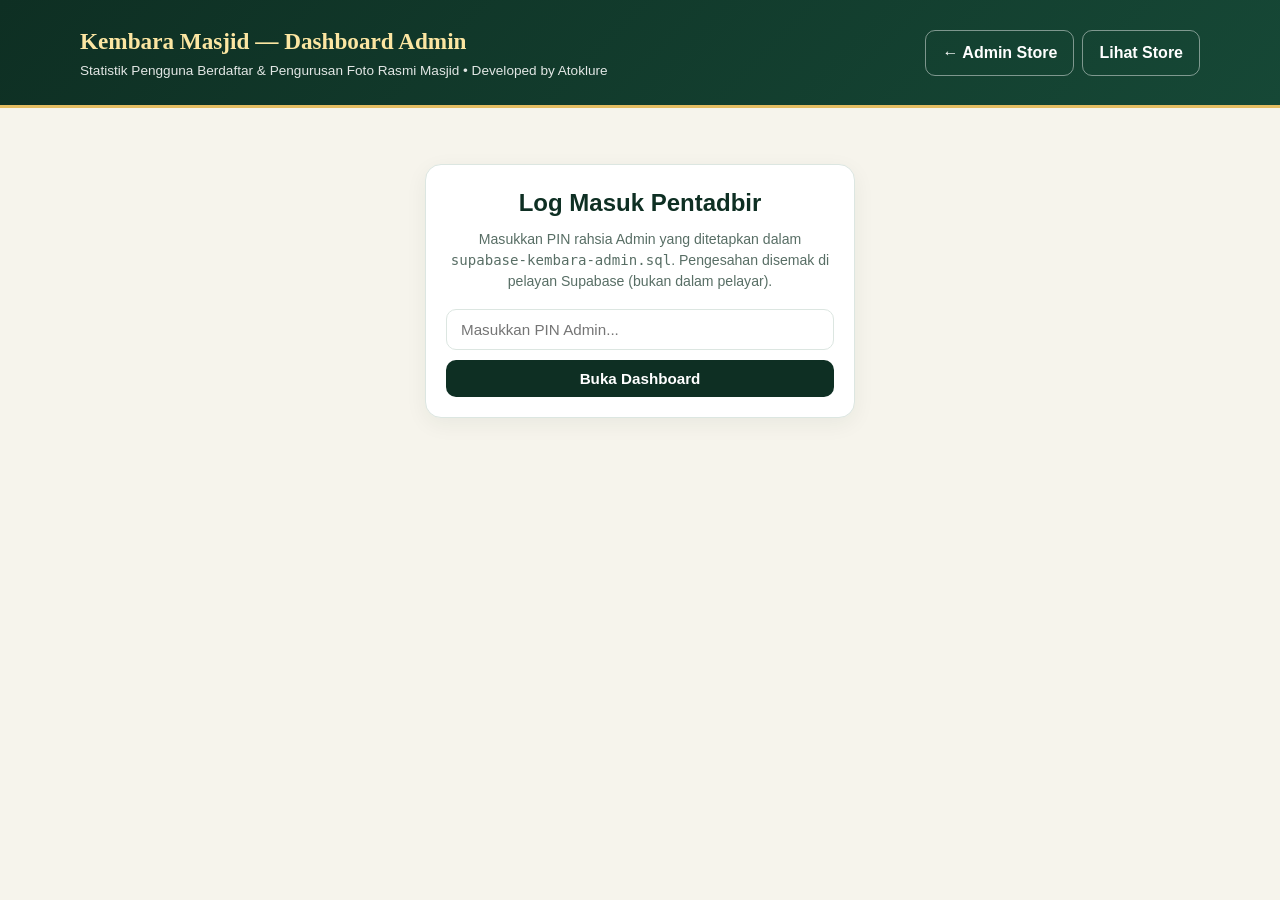
<file: admin-kembara-masjid.html>
<!DOCTYPE html>
<html lang="ms">
<head>
  <meta charset="UTF-8" />
  <meta name="viewport" content="width=device-width, initial-scale=1.0" />
  <title>Dashboard Admin — Kembara Masjid</title>
  <style>
    :root {
      --emerald-deep: #0E2F23;
      --emerald-mid: #164836;
      --emerald-soft: #E9F4EF;
      --gold: #E4BD62;
      --ivory: #F6F4EC;
      --card: #FFFFFF;
      --text: #12241D;
      --muted: #586E65;
      --border: #DCE6E1;
      --danger: #B9382C;
    }
    * { box-sizing: border-box; }
    body {
      margin: 0;
      font-family: -apple-system, BlinkMacSystemFont, "Segoe UI", Roboto, sans-serif;
      background: var(--ivory);
      color: var(--text);
      line-height: 1.5;
    }
    header {
      background: linear-gradient(135deg, var(--emerald-deep), var(--emerald-mid));
      color: #fff;
      padding: 24px 20px;
      border-bottom: 3px solid var(--gold);
    }
    .header-inner {
      max-width: 1120px;
      margin: 0 auto;
      display: flex;
      flex-wrap: wrap;
      align-items: center;
      justify-content: space-between;
      gap: 12px;
    }
    .brand h1 {
      margin: 0;
      font-size: 1.45rem;
      color: #FCE6A2;
      font-family: Georgia, serif;
    }
    .brand p {
      margin: 2px 0 0;
      font-size: 0.85rem;
      opacity: 0.88;
    }
    .container {
      max-width: 1120px;
      margin: 24px auto 48px;
      padding: 0 16px;
    }
    .card {
      background: var(--card);
      border: 1px solid var(--border);
      border-radius: 16px;
      padding: 20px;
      box-shadow: 0 6px 22px rgba(14, 47, 35, 0.06);
      margin-bottom: 18px;
    }
    .login-box {
      max-width: 430px;
      margin: 56px auto;
      text-align: center;
    }
    .login-box h2 {
      margin: 0 0 8px;
      color: var(--emerald-deep);
    }
    input, button {
      font-family: inherit;
      font-size: 0.95rem;
    }
    .input {
      width: 100%;
      padding: 11px 14px;
      border: 1px solid var(--border);
      border-radius: 10px;
      background: #fff;
      color: var(--text);
    }
    .btn {
      display: inline-flex;
      align-items: center;
      justify-content: center;
      gap: 6px;
      padding: 10px 16px;
      border-radius: 10px;
      border: none;
      cursor: pointer;
      font-weight: 600;
      background: var(--emerald-deep);
      color: #fff;
    }
    .btn:hover { background: var(--emerald-mid); }
    .btn-outline {
      background: transparent;
      border: 1px solid rgba(255,255,255,0.45);
      color: #fff;
    }
    .btn-outline-dark {
      background: #fff;
      border: 1px solid var(--border);
      color: var(--text);
    }
    .btn-danger {
      background: var(--danger);
      color: #fff;
      padding: 6px 10px;
      font-size: 0.8rem;
    }
    .kpi-grid {
      display: grid;
      grid-template-columns: repeat(auto-fit, minmax(185px, 1fr));
      gap: 12px;
      margin-bottom: 18px;
    }
    .kpi {
      background: var(--card);
      border: 1px solid var(--border);
      border-radius: 14px;
      padding: 16px;
    }
    .kpi-label {
      font-size: 0.8rem;
      color: var(--muted);
      font-weight: 600;
      text-transform: uppercase;
      letter-spacing: 0.04em;
    }
    .kpi-val {
      font-size: 1.85rem;
      font-weight: 800;
      color: var(--emerald-deep);
      margin-top: 4px;
    }
    .tabs {
      display: flex;
      gap: 8px;
      margin-bottom: 14px;
      flex-wrap: wrap;
    }
    .tab-btn {
      padding: 9px 16px;
      border-radius: 999px;
      border: 1px solid var(--border);
      background: #fff;
      color: var(--muted);
      font-weight: 600;
      cursor: pointer;
    }
    .tab-btn.active {
      background: var(--emerald-deep);
      color: #FCE6A2;
      border-color: var(--emerald-deep);
    }
    .toolbar {
      display: flex;
      flex-wrap: wrap;
      gap: 10px;
      align-items: center;
      justify-content: space-between;
      margin-bottom: 12px;
    }
    .table-wrap {
      overflow-x: auto;
    }
    table {
      width: 100%;
      border-collapse: collapse;
      font-size: 0.88rem;
    }
    th, td {
      text-align: left;
      padding: 10px 12px;
      border-bottom: 1px solid var(--border);
      white-space: nowrap;
    }
    th {
      background: var(--emerald-soft);
      color: var(--emerald-deep);
      font-weight: 700;
    }
    .badge {
      display: inline-block;
      padding: 2px 9px;
      border-radius: 999px;
      font-size: 0.76rem;
      font-weight: 700;
    }
    .badge-active { background: #DCF5E7; color: #12623A; }
    .badge-idle { background: #EEF2F0; color: #566B62; }
    .form-grid {
      display: grid;
      grid-template-columns: repeat(auto-fit, minmax(210px, 1fr));
      gap: 10px;
      margin-bottom: 12px;
    }
    .error-msg {
      color: var(--danger);
      font-size: 0.88rem;
      margin-top: 10px;
      font-weight: 600;
    }
    .hidden { display: none !important; }
    .thumb {
      width: 72px;
      height: 50px;
      object-fit: cover;
      border-radius: 8px;
      border: 1px solid var(--border);
      background: var(--emerald-soft);
    }
  </style>
</head>
<body>
  <header>
    <div class="header-inner">
      <div class="brand">
        <h1>Kembara Masjid — Dashboard Admin</h1>
        <p>Statistik Pengguna Berdaftar &amp; Pengurusan Foto Rasmi Masjid • Developed by Atoklure</p>
      </div>
      <div style="display:flex;gap:8px;align-items:center;flex-wrap:wrap;">
        <a href="admin.html" class="btn btn-outline" style="text-decoration:none;">← Admin Store</a>
        <a href="index.html" class="btn btn-outline" style="text-decoration:none;">Lihat Store</a>
        <div id="headerActions" class="hidden" style="display:flex;gap:8px;">
          <button id="refreshBtn" class="btn btn-outline">Muat Semula</button>
          <button id="logoutBtn" class="btn btn-outline">Keluar</button>
        </div>
      </div>
    </div>
  </header>

  <main class="container">
    <!-- PIN Login Gate -->
    <section id="loginSection" class="card login-box">
      <h2>Log Masuk Pentadbir</h2>
      <p style="color:var(--muted);font-size:0.88rem;margin-top:0;">
        Masukkan PIN rahsia Admin yang ditetapkan dalam <code>supabase-kembara-admin.sql</code>.
        Pengesahan disemak di pelayan Supabase (bukan dalam pelayar).
      </p>
      <form id="loginForm" style="display:flex;flex-direction:column;gap:10px;margin-top:16px;">
        <input id="pinInput" type="password" class="input" placeholder="Masukkan PIN Admin..." required autocomplete="current-password" />
        <button type="submit" class="btn" id="loginBtn">Buka Dashboard</button>
      </form>
      <div id="loginError" class="error-msg hidden"></div>
    </section>

    <!-- Authenticated Dashboard -->
    <section id="dashboardSection" class="hidden">
      <div class="kpi-grid">
        <div class="kpi">
          <div class="kpi-label">Pengguna Berdaftar</div>
          <div class="kpi-val" id="kpiTotalUsers">0</div>
        </div>
        <div class="kpi">
          <div class="kpi-label">Aktif 24 Jam (DAU)</div>
          <div class="kpi-val" id="kpiActiveToday">0</div>
        </div>
        <div class="kpi">
          <div class="kpi-label">Aktif 7 Hari</div>
          <div class="kpi-val" id="kpiActive7d">0</div>
        </div>
        <div class="kpi">
          <div class="kpi-label">Aktif 30 Hari (MAU)</div>
          <div class="kpi-val" id="kpiActive30d">0</div>
        </div>
        <div class="kpi">
          <div class="kpi-label">Jumlah Check-in Unik</div>
          <div class="kpi-val" id="kpiCheckins">0</div>
        </div>
      </div>

      <div class="tabs">
        <button class="tab-btn active" data-tab="usersTab">Senarai Pengguna Berdaftar</button>
        <button class="tab-btn" data-tab="photosTab">Foto Rasmi Masjid / Surau (Web)</button>
      </div>

      <!-- Tab 1: Users Table -->
      <div id="usersTab" class="card">
        <div class="toolbar">
          <input id="userSearch" class="input" style="max-width:340px;" placeholder="Cari nama, emel atau model telefon..." />
          <button id="exportCsvBtn" class="btn btn-outline-dark">Eksport CSV</button>
        </div>
        <div class="table-wrap">
          <table>
            <thead>
              <tr>
                <th>Status</th>
                <th>Nama Paparan</th>
                <th>Emel</th>
                <th>Masjid / Surau</th>
                <th>Negeri</th>
                <th>Bil. Buka</th>
                <th>Versi &amp; Peranti</th>
                <th>Kali Terakhir Aktif</th>
                <th>Mula Daftar</th>
              </tr>
            </thead>
            <tbody id="usersTbody"></tbody>
          </table>
        </div>
      </div>

      <!-- Tab 2: Official Mosque Photos Manager -->
      <div id="photosTab" class="card hidden">
        <h3 style="margin-top:0;color:var(--emerald-deep);">Tambah Foto Rasmi Masjid / Surau</h3>
        <p style="font-size:0.86rem;color:var(--muted);margin-top:-6px;">
          Foto yang ditambah di sini akan terus dipaparkan dalam senarai <strong>Cari Masjid Berdekatan</strong> dan kad peta aplikasi Kembara Masjid.
        </p>
        <form id="photoForm">
          <div class="form-grid">
            <input id="pName" class="input" placeholder="Nama Masjid/Surau (cth: Masjid Al-Muttaqin Taman Mahsuri)" required />
            <input id="pUrl" class="input" type="url" placeholder="URL Foto HTTPS (cth: https://...jpg)" required />
            <input id="pLat" class="input" type="number" step="any" placeholder="Latitud (pilihan, cth: 6.236274)" />
            <input id="pLon" class="input" type="number" step="any" placeholder="Longitud (pilihan, cth: 100.424395)" />
          </div>
          <button type="submit" class="btn">Simpan Foto Rasmi</button>
          <span id="photoStatus" style="margin-left:10px;font-size:0.86rem;font-weight:600;"></span>
        </form>
        <hr style="border:none;border-top:1px solid var(--border);margin:18px 0;" />
        <div class="table-wrap">
          <table>
            <thead>
              <tr>
                <th>Pratonton</th>
                <th>Nama Masjid / Surau</th>
                <th>Koordinat</th>
                <th>Tindakan</th>
              </tr>
            </thead>
            <tbody id="photosTbody"></tbody>
          </table>
        </div>
      </div>
    </section>
  </main>

  <script>
    const SUPABASE_URL = "https://jdbrqyhuckmuvjxtqnxe.supabase.co";
    const SUPABASE_KEY = "sb_publishable_vJC_fF89eBE-rgqXLn7tIg_Ngq0QnI7";

    let activePin = "";
    let allUsers = [];
    let allPhotos = [];

    async function callRpc(fnName, body) {
      const resp = await fetch(`${SUPABASE_URL}/rest/v1/rpc/${fnName}`, {
        method: "POST",
        headers: {
          "Content-Type": "application/json",
          "apikey": SUPABASE_KEY,
          "Authorization": `Bearer ${SUPABASE_KEY}`
        },
        body: JSON.stringify(body)
      });
      const data = await resp.json().catch(() => ({}));
      if (!resp.ok) {
        throw new Error(data.message || `Ralat HTTP ${resp.status}`);
      }
      return data;
    }

    function fmtDate(iso) {
      if (!iso) return "-";
      const d = new Date(iso);
      if (isNaN(d.getTime())) return iso;
      return d.toLocaleString("ms-MY", {
        year: "numeric", month: "short", day: "2-digit",
        hour: "2-digit", minute: "2-digit"
      });
    }

    function isWithin24h(iso) {
      if (!iso) return false;
      return (Date.now() - new Date(iso).getTime()) <= 24 * 60 * 60 * 1000;
    }

    function escapeHtml(s) {
      return String(s ?? "").replace(/[&<>"']/g, c => ({
        "&": "&amp;", "<": "&lt;", ">": "&gt;", "\"": "&quot;", "'": "&#39;"
      }[c]));
    }

    async function loadDashboard() {
      const data = await callRpc("get_kembara_admin_dashboard", { p_admin_pin: activePin });
      const s = data.summary || {};
      document.getElementById("kpiTotalUsers").textContent = s.total_users ?? 0;
      document.getElementById("kpiActiveToday").textContent = s.active_today ?? 0;
      document.getElementById("kpiActive7d").textContent = s.active_7d ?? 0;
      document.getElementById("kpiActive30d").textContent = s.active_30d ?? 0;
      document.getElementById("kpiCheckins").textContent = s.total_unique_checkins ?? 0;

      allUsers = Array.isArray(data.users) ? data.users : [];
      allPhotos = Array.isArray(data.photos) ? data.photos : [];
      renderUsers();
      renderPhotos();
    }

    function renderUsers() {
      const q = document.getElementById("userSearch").value.trim().toLowerCase();
      const filtered = allUsers.filter(u =>
        !q ||
        (u.display_name || "").toLowerCase().includes(q) ||
        (u.email || "").toLowerCase().includes(q) ||
        (u.device_model || "").toLowerCase().includes(q)
      );
      const tbody = document.getElementById("usersTbody");
      if (!filtered.length) {
        tbody.innerHTML = `<tr><td colspan="9" style="text-align:center;color:var(--muted);padding:24px;">Tiada rekod pengguna lagi.</td></tr>`;
        return;
      }
      tbody.innerHTML = filtered.map(u => `
        <tr>
          <td>${isWithin24h(u.last_seen_at)
            ? '<span class="badge badge-active">Aktif</span>'
            : '<span class="badge badge-idle">Sedia</span>'}</td>
          <td><strong>${escapeHtml(u.display_name)}</strong></td>
          <td>${escapeHtml(u.email)}</td>
          <td>${u.unique_places_count ?? 0} (${u.mosque_count ?? 0}M / ${u.surau_count ?? 0}S)</td>
          <td>${u.states_unlocked_count ?? 0}/16</td>
          <td>${u.open_count ?? 1}×</td>
          <td>v${escapeHtml(u.app_version || "1.0.0")} • ${escapeHtml(u.device_model || "-")}</td>
          <td>${escapeHtml(fmtDate(u.last_seen_at))}</td>
          <td>${escapeHtml(fmtDate(u.first_seen_at))}</td>
        </tr>
      `).join("");
    }

    function renderPhotos() {
      const tbody = document.getElementById("photosTbody");
      if (!allPhotos.length) {
        tbody.innerHTML = `<tr><td colspan="4" style="text-align:center;color:var(--muted);padding:20px;">Belum ada foto rasmi dimuat naik.</td></tr>`;
        return;
      }
      tbody.innerHTML = allPhotos.map(p => `
        <tr>
          <td><img class="thumb" src="${escapeHtml(p.photo_url)}" alt="" /></td>
          <td><strong>${escapeHtml(p.place_name)}</strong><br/><a href="${escapeHtml(p.photo_url)}" target="_blank" rel="noopener" style="font-size:0.76rem;color:var(--emerald-mid);">Buka URL</a></td>
          <td>${p.latitude != null && p.longitude != null ? `${Number(p.latitude).toFixed(5)}, ${Number(p.longitude).toFixed(5)}` : "-"}</td>
          <td><button class="btn btn-danger" onclick="deletePhoto(${Number(p.id)})">Padam</button></td>
        </tr>
      `).join("");
    }

    window.deletePhoto = async function(id) {
      if (!confirm("Padam foto masjid ini?")) return;
      try {
        await callRpc("admin_delete_mosque_photo", { p_admin_pin: activePin, p_photo_id: id });
        await loadDashboard();
      } catch (e) {
        alert(e.message);
      }
    };

    document.getElementById("loginForm").addEventListener("submit", async (e) => {
      e.preventDefault();
      const errEl = document.getElementById("loginError");
      const btn = document.getElementById("loginBtn");
      errEl.classList.add("hidden");
      btn.disabled = true;
      btn.textContent = "Menyemak PIN...";
      activePin = document.getElementById("pinInput").value.trim();
      try {
        await loadDashboard();
        document.getElementById("loginSection").classList.add("hidden");
        document.getElementById("dashboardSection").classList.remove("hidden");
        document.getElementById("headerActions").classList.remove("hidden");
      } catch (err) {
        activePin = "";
        errEl.textContent = err.message || "PIN tidak sah atau skrip SQL belum dijalankan di Supabase.";
        errEl.classList.remove("hidden");
      } finally {
        btn.disabled = false;
        btn.textContent = "Buka Dashboard";
      }
    });

    document.getElementById("refreshBtn").addEventListener("click", () => loadDashboard());
    document.getElementById("logoutBtn").addEventListener("click", () => {
      activePin = "";
      document.getElementById("pinInput").value = "";
      document.getElementById("dashboardSection").classList.add("hidden");
      document.getElementById("headerActions").classList.add("hidden");
      document.getElementById("loginSection").classList.remove("hidden");
    });

    document.getElementById("userSearch").addEventListener("input", renderUsers);

    document.querySelectorAll(".tab-btn").forEach(btn => {
      btn.addEventListener("click", () => {
        document.querySelectorAll(".tab-btn").forEach(b => b.classList.remove("active"));
        btn.classList.add("active");
        const target = btn.dataset.tab;
        document.getElementById("usersTab").classList.toggle("hidden", target !== "usersTab");
        document.getElementById("photosTab").classList.toggle("hidden", target !== "photosTab");
      });
    });

    document.getElementById("photoForm").addEventListener("submit", async (e) => {
      e.preventDefault();
      const status = document.getElementById("photoStatus");
      status.style.color = "var(--emerald-mid)";
      status.textContent = "Menyimpan...";
      try {
        const latRaw = document.getElementById("pLat").value.trim();
        const lonRaw = document.getElementById("pLon").value.trim();
        await callRpc("admin_upsert_mosque_photo", {
          p_admin_pin: activePin,
          p_place_name: document.getElementById("pName").value.trim(),
          p_photo_url: document.getElementById("pUrl").value.trim(),
          p_latitude: latRaw ? Number(latRaw) : null,
          p_longitude: lonRaw ? Number(lonRaw) : null
        });
        document.getElementById("photoForm").reset();
        status.textContent = "Berjaya disimpan ✓";
        await loadDashboard();
      } catch (err) {
        status.style.color = "var(--danger)";
        status.textContent = err.message;
      }
    });

    document.getElementById("exportCsvBtn").addEventListener("click", () => {
      const headers = ["Nama", "Emel", "CheckInUnik", "Masjid", "Surau", "Negeri", "BilBuka", "Versi", "Peranti", "AktifTerakhir", "MulaDaftar"];
      const rows = allUsers.map(u => [
        u.display_name, u.email, u.unique_places_count, u.mosque_count, u.surau_count,
        u.states_unlocked_count, u.open_count, u.app_version, u.device_model, u.last_seen_at, u.first_seen_at
      ].map(v => `"${String(v ?? "").replace(/"/g, '""')}"`).join(","));
      const csv = [headers.join(","), ...rows].join("\n");
      const blob = new Blob([csv], { type: "text/csv;charset=utf-8;" });
      const url = URL.createObjectURL(blob);
      const a = document.createElement("a");
      a.href = url;
      a.download = `kembara_masjid_users_${new Date().toISOString().slice(0,10)}.csv`;
      a.click();
      URL.revokeObjectURL(url);
    });
  </script>
</body>
</html>
</file>
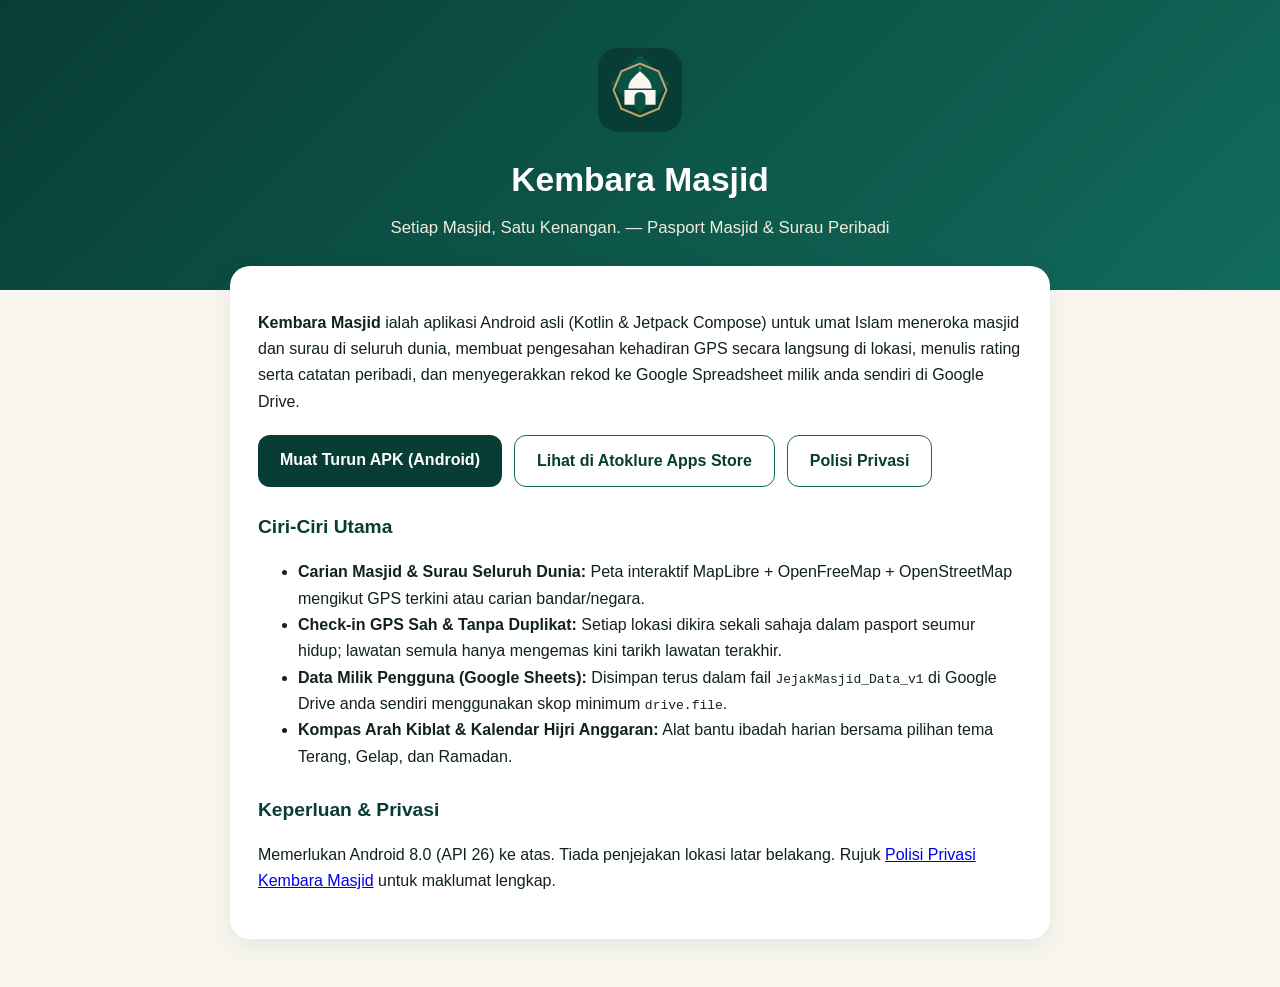
<file: jejak-masjid.html>
<!DOCTYPE html>
<html lang="ms">
<head>
  <meta charset="UTF-8" />
  <meta name="viewport" content="width=device-width, initial-scale=1.0" />
  <title>Kembara Masjid — Setiap Masjid, Satu Kenangan.</title>
  <style>
    :root {
      --emerald-deep: #083D35;
      --emerald-active: #116B5B;
      --ivory: #F8F6EF;
      --gold: #C3A66B;
      --text: #10211E;
      --muted: #4F635E;
      --card: #FFFFFF;
    }
    body {
      margin: 0;
      font-family: -apple-system, BlinkMacSystemFont, "Segoe UI", Roboto, sans-serif;
      background: var(--ivory);
      color: var(--text);
      line-height: 1.65;
    }
    header {
      background: linear-gradient(135deg, var(--emerald-deep), var(--emerald-active));
      color: #fff;
      padding: 48px 20px;
      text-align: center;
    }
    .logo { width: 84px; height: 84px; border-radius: 20px; margin-bottom: 12px; }
    header h1 { margin: 0 0 6px; font-size: 2.1rem; }
    header p { margin: 0; color: #F4ECDA; font-size: 1.05rem; }
    main { max-width: 820px; margin: -24px auto 48px; padding: 0 16px; }
    .card {
      background: var(--card);
      border-radius: 20px;
      padding: 28px;
      box-shadow: 0 8px 28px rgba(8, 61, 53, 0.08);
    }
    .cta-row { display: flex; flex-wrap: wrap; gap: 12px; margin: 20px 0; }
    .btn-primary {
      background: var(--emerald-deep);
      color: #fff;
      text-decoration: none;
      padding: 12px 22px;
      border-radius: 12px;
      font-weight: 600;
    }
    .btn-secondary {
      border: 1px solid var(--emerald-active);
      color: var(--emerald-deep);
      text-decoration: none;
      padding: 12px 22px;
      border-radius: 12px;
      font-weight: 600;
    }
    h2 { color: var(--emerald-deep); font-size: 1.2rem; margin-top: 24px; }
  </style>
</head>
<body>
  <header>
    <img src="assets/icons/jejakmasjid.svg" alt="Ikon Kembara Masjid" class="logo" />
    <h1>Kembara Masjid</h1>
    <p>Setiap Masjid, Satu Kenangan. — Pasport Masjid &amp; Surau Peribadi</p>
  </header>

  <main>
    <div class="card">
      <p>
        <strong>Kembara Masjid</strong> ialah aplikasi Android asli (Kotlin &amp; Jetpack Compose) untuk umat Islam meneroka masjid dan surau di seluruh dunia, membuat pengesahan kehadiran GPS secara langsung di lokasi, menulis rating serta catatan peribadi, dan menyegerakkan rekod ke Google Spreadsheet milik anda sendiri di Google Drive.
      </p>

      <div class="cta-row">
        <a class="btn-primary" href="apks/KembaraMasjid_v1.0.apk">Muat Turun APK (Android)</a>
        <a class="btn-secondary" href="index.html#jejakmasjid">Lihat di Atoklure Apps Store</a>
        <a class="btn-secondary" href="privacy-jejak-masjid.html">Polisi Privasi</a>
      </div>

      <h2>Ciri-Ciri Utama</h2>
      <ul>
        <li><strong>Carian Masjid &amp; Surau Seluruh Dunia:</strong> Peta interaktif MapLibre + OpenFreeMap + OpenStreetMap mengikut GPS terkini atau carian bandar/negara.</li>
        <li><strong>Check-in GPS Sah &amp; Tanpa Duplikat:</strong> Setiap lokasi dikira sekali sahaja dalam pasport seumur hidup; lawatan semula hanya mengemas kini tarikh lawatan terakhir.</li>
        <li><strong>Data Milik Pengguna (Google Sheets):</strong> Disimpan terus dalam fail <code>JejakMasjid_Data_v1</code> di Google Drive anda sendiri menggunakan skop minimum <code>drive.file</code>.</li>
        <li><strong>Kompas Arah Kiblat &amp; Kalendar Hijri Anggaran:</strong> Alat bantu ibadah harian bersama pilihan tema Terang, Gelap, dan Ramadan.</li>
      </ul>

      <h2>Keperluan &amp; Privasi</h2>
      <p>
        Memerlukan Android 8.0 (API 26) ke atas. Tiada penjejakan lokasi latar belakang. Rujuk <a href="privacy-jejak-masjid.html">Polisi Privasi Kembara Masjid</a> untuk maklumat lengkap.
      </p>
    </div>
  </main>
</body>
</html>
</file>
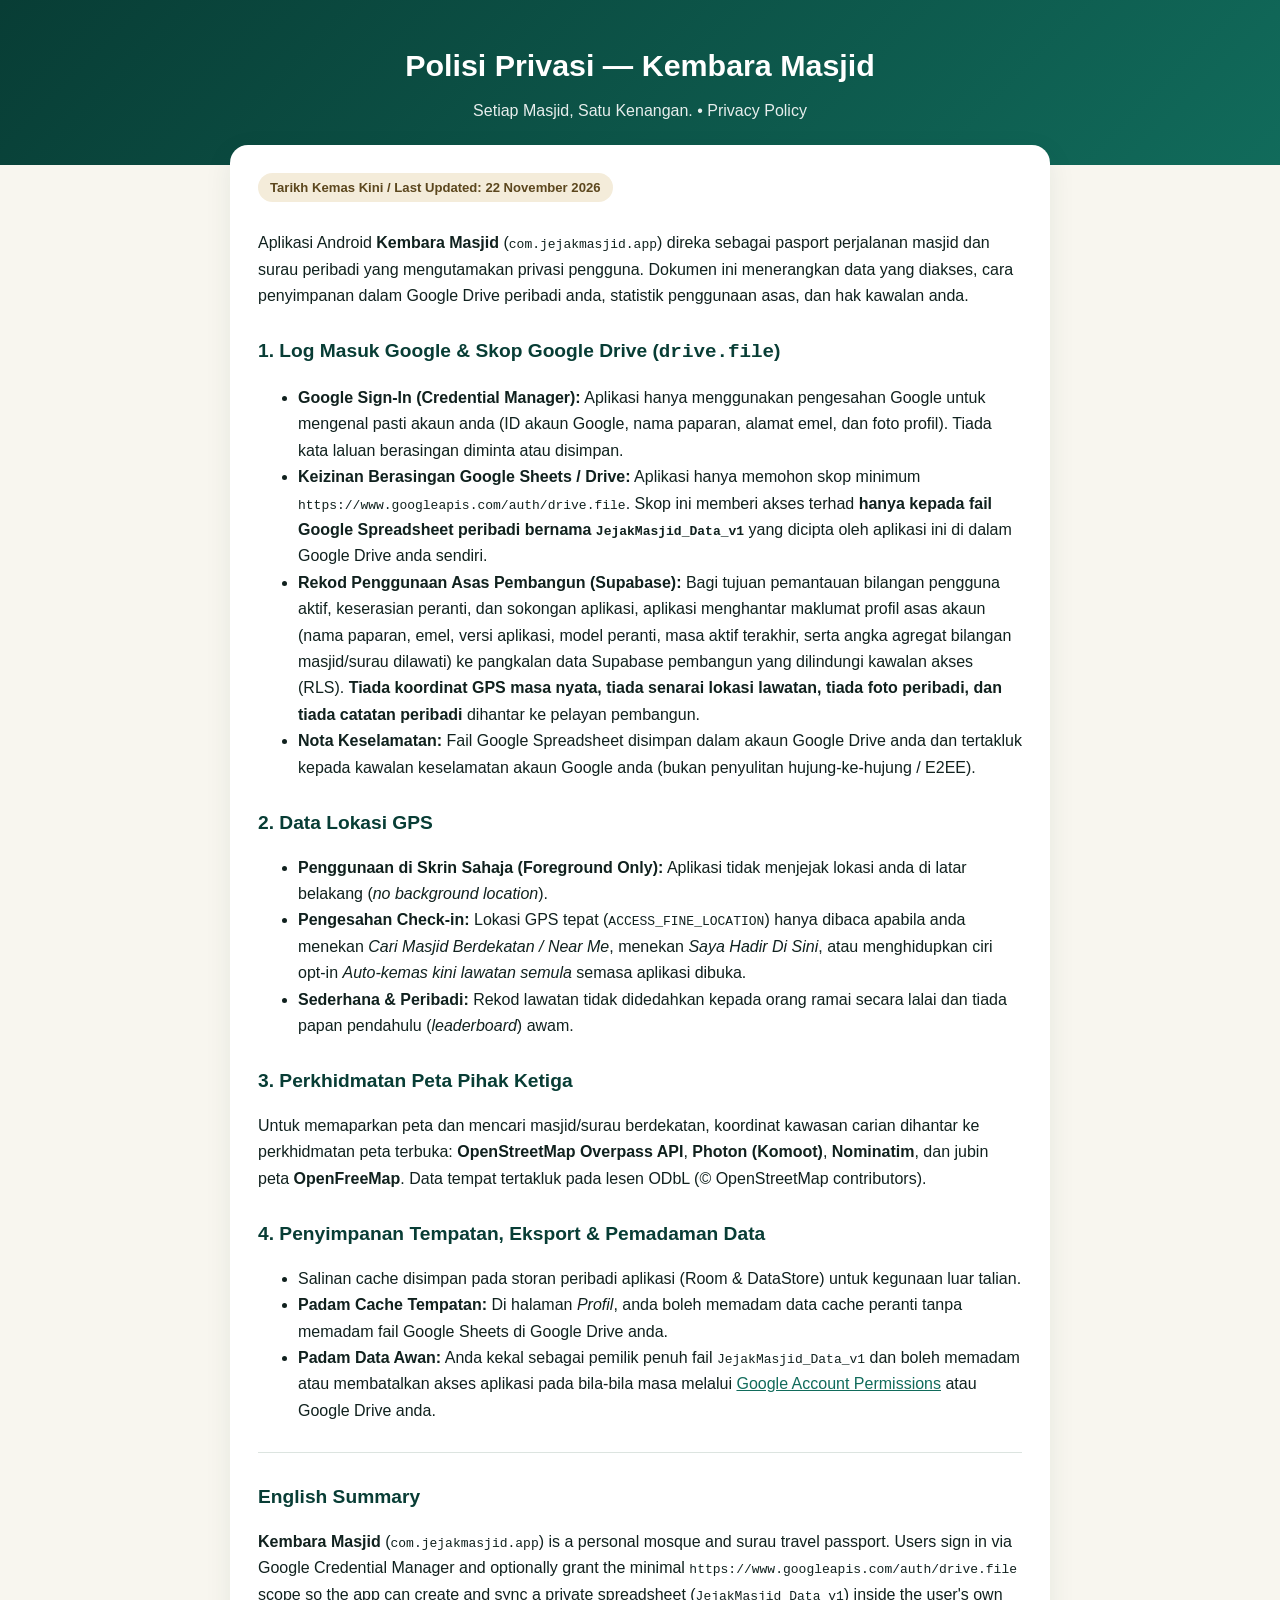
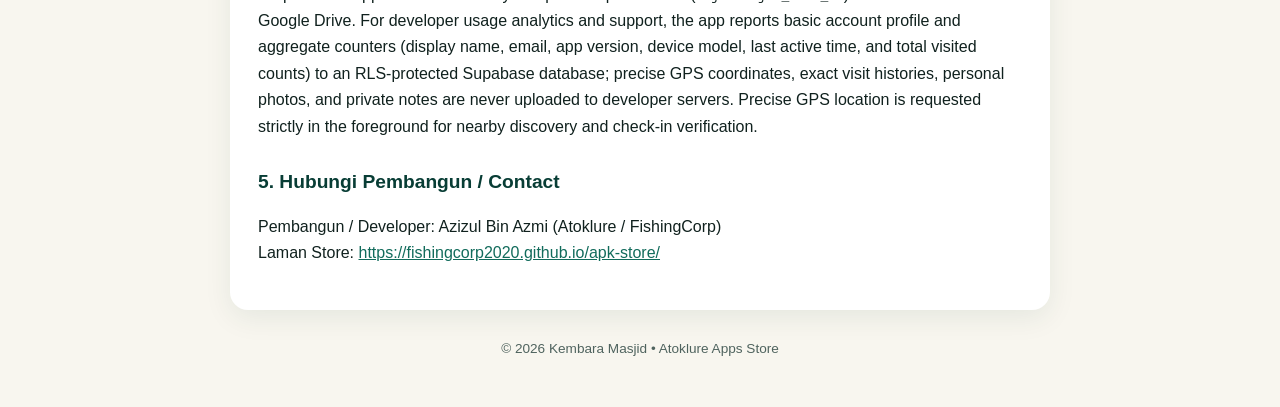
<file: privacy-jejak-masjid.html>
<!DOCTYPE html>
<html lang="ms">
<head>
  <meta charset="UTF-8" />
  <meta name="viewport" content="width=device-width, initial-scale=1.0" />
  <title>Polisi Privasi — Kembara Masjid (Privacy Policy)</title>
  <style>
    :root {
      --emerald-deep: #083D35;
      --emerald-active: #116B5B;
      --ivory: #F8F6EF;
      --gold: #C3A66B;
      --text: #10211E;
      --muted: #4F635E;
      --card: #FFFFFF;
    }
    body {
      margin: 0;
      font-family: -apple-system, BlinkMacSystemFont, "Segoe UI", Roboto, sans-serif;
      background: var(--ivory);
      color: var(--text);
      line-height: 1.65;
    }
    header {
      background: linear-gradient(135deg, var(--emerald-deep), var(--emerald-active));
      color: #fff;
      padding: 40px 20px;
      text-align: center;
    }
    header h1 { margin: 0 0 8px; font-size: 1.9rem; }
    header p { margin: 0; opacity: 0.9; }
    main {
      max-width: 820px;
      margin: -20px auto 48px;
      padding: 0 16px;
    }
    .card {
      background: var(--card);
      border-radius: 18px;
      padding: 28px;
      box-shadow: 0 8px 28px rgba(8, 61, 53, 0.08);
    }
    h2 { color: var(--emerald-deep); margin-top: 26px; font-size: 1.2rem; }
    .badge {
      display: inline-block;
      background: #F4ECDA;
      color: #5C471E;
      padding: 4px 12px;
      border-radius: 999px;
      font-size: 0.82rem;
      font-weight: 600;
      margin-bottom: 12px;
    }
    a { color: var(--emerald-active); }
    footer {
      text-align: center;
      color: var(--muted);
      font-size: 0.85rem;
      margin-top: 28px;
    }
  </style>
</head>
<body>
  <header>
    <h1>Polisi Privasi — Kembara Masjid</h1>
    <p>Setiap Masjid, Satu Kenangan. • Privacy Policy</p>
  </header>

  <main>
    <div class="card">
      <span class="badge">Tarikh Kemas Kini / Last Updated: 22 November 2026</span>

      <p>
        Aplikasi Android <strong>Kembara Masjid</strong> (<code>com.jejakmasjid.app</code>) direka sebagai pasport perjalanan masjid dan surau peribadi yang mengutamakan privasi pengguna. Dokumen ini menerangkan data yang diakses, cara penyimpanan dalam Google Drive peribadi anda, statistik penggunaan asas, dan hak kawalan anda.
      </p>

      <h2>1. Log Masuk Google &amp; Skop Google Drive (<code>drive.file</code>)</h2>
      <ul>
        <li><strong>Google Sign-In (Credential Manager):</strong> Aplikasi hanya menggunakan pengesahan Google untuk mengenal pasti akaun anda (ID akaun Google, nama paparan, alamat emel, dan foto profil). Tiada kata laluan berasingan diminta atau disimpan.</li>
        <li><strong>Keizinan Berasingan Google Sheets / Drive:</strong> Aplikasi hanya memohon skop minimum <code>https://www.googleapis.com/auth/drive.file</code>. Skop ini memberi akses terhad <strong>hanya kepada fail Google Spreadsheet peribadi bernama <code>JejakMasjid_Data_v1</code></strong> yang dicipta oleh aplikasi ini di dalam Google Drive anda sendiri.</li>
        <li><strong>Rekod Penggunaan Asas Pembangun (Supabase):</strong> Bagi tujuan pemantauan bilangan pengguna aktif, keserasian peranti, dan sokongan aplikasi, aplikasi menghantar maklumat profil asas akaun (nama paparan, emel, versi aplikasi, model peranti, masa aktif terakhir, serta angka agregat bilangan masjid/surau dilawati) ke pangkalan data Supabase pembangun yang dilindungi kawalan akses (RLS). <strong>Tiada koordinat GPS masa nyata, tiada senarai lokasi lawatan, tiada foto peribadi, dan tiada catatan peribadi</strong> dihantar ke pelayan pembangun.</li>
        <li><strong>Nota Keselamatan:</strong> Fail Google Spreadsheet disimpan dalam akaun Google Drive anda dan tertakluk kepada kawalan keselamatan akaun Google anda (bukan penyulitan hujung-ke-hujung / E2EE).</li>
      </ul>

      <h2>2. Data Lokasi GPS</h2>
      <ul>
        <li><strong>Penggunaan di Skrin Sahaja (Foreground Only):</strong> Aplikasi tidak menjejak lokasi anda di latar belakang (<em>no background location</em>).</li>
        <li><strong>Pengesahan Check-in:</strong> Lokasi GPS tepat (<code>ACCESS_FINE_LOCATION</code>) hanya dibaca apabila anda menekan <em>Cari Masjid Berdekatan / Near Me</em>, menekan <em>Saya Hadir Di Sini</em>, atau menghidupkan ciri opt-in <em>Auto-kemas kini lawatan semula</em> semasa aplikasi dibuka.</li>
        <li><strong>Sederhana &amp; Peribadi:</strong> Rekod lawatan tidak didedahkan kepada orang ramai secara lalai dan tiada papan pendahulu (<em>leaderboard</em>) awam.</li>
      </ul>

      <h2>3. Perkhidmatan Peta Pihak Ketiga</h2>
      <p>
        Untuk memaparkan peta dan mencari masjid/surau berdekatan, koordinat kawasan carian dihantar ke perkhidmatan peta terbuka:
        <strong>OpenStreetMap Overpass API</strong>, <strong>Photon (Komoot)</strong>, <strong>Nominatim</strong>, dan jubin peta <strong>OpenFreeMap</strong>.
        Data tempat tertakluk pada lesen ODbL (&copy; OpenStreetMap contributors).
      </p>

      <h2>4. Penyimpanan Tempatan, Eksport &amp; Pemadaman Data</h2>
      <ul>
        <li>Salinan cache disimpan pada storan peribadi aplikasi (Room &amp; DataStore) untuk kegunaan luar talian.</li>
        <li><strong>Padam Cache Tempatan:</strong> Di halaman <em>Profil</em>, anda boleh memadam data cache peranti tanpa memadam fail Google Sheets di Google Drive anda.</li>
        <li><strong>Padam Data Awan:</strong> Anda kekal sebagai pemilik penuh fail <code>JejakMasjid_Data_v1</code> dan boleh memadam atau membatalkan akses aplikasi pada bila-bila masa melalui <a href="https://myaccount.google.com/permissions" target="_blank" rel="noopener">Google Account Permissions</a> atau Google Drive anda.</li>
      </ul>

      <hr style="border:none;border-top:1px solid #DCE4E0;margin:28px 0;" />

      <h2>English Summary</h2>
      <p>
        <strong>Kembara Masjid</strong> (<code>com.jejakmasjid.app</code>) is a personal mosque and surau travel passport. Users sign in via Google Credential Manager and optionally grant the minimal <code>https://www.googleapis.com/auth/drive.file</code> scope so the app can create and sync a private spreadsheet (<code>JejakMasjid_Data_v1</code>) inside the user's own Google Drive. For developer usage analytics and support, the app reports basic account profile and aggregate counters (display name, email, app version, device model, last active time, and total visited counts) to an RLS-protected Supabase database; precise GPS coordinates, exact visit histories, personal photos, and private notes are never uploaded to developer servers. Precise GPS location is requested strictly in the foreground for nearby discovery and check-in verification.
      </p>

      <h2>5. Hubungi Pembangun / Contact</h2>
      <p>
        Pembangun / Developer: Azizul Bin Azmi (Atoklure / FishingCorp)<br />
        Laman Store: <a href="https://fishingcorp2020.github.io/apk-store/">https://fishingcorp2020.github.io/apk-store/</a>
      </p>
    </div>

    <footer>
      &copy; 2026 Kembara Masjid • Atoklure Apps Store
    </footer>
  </main>
</body>
</html>
</file>
